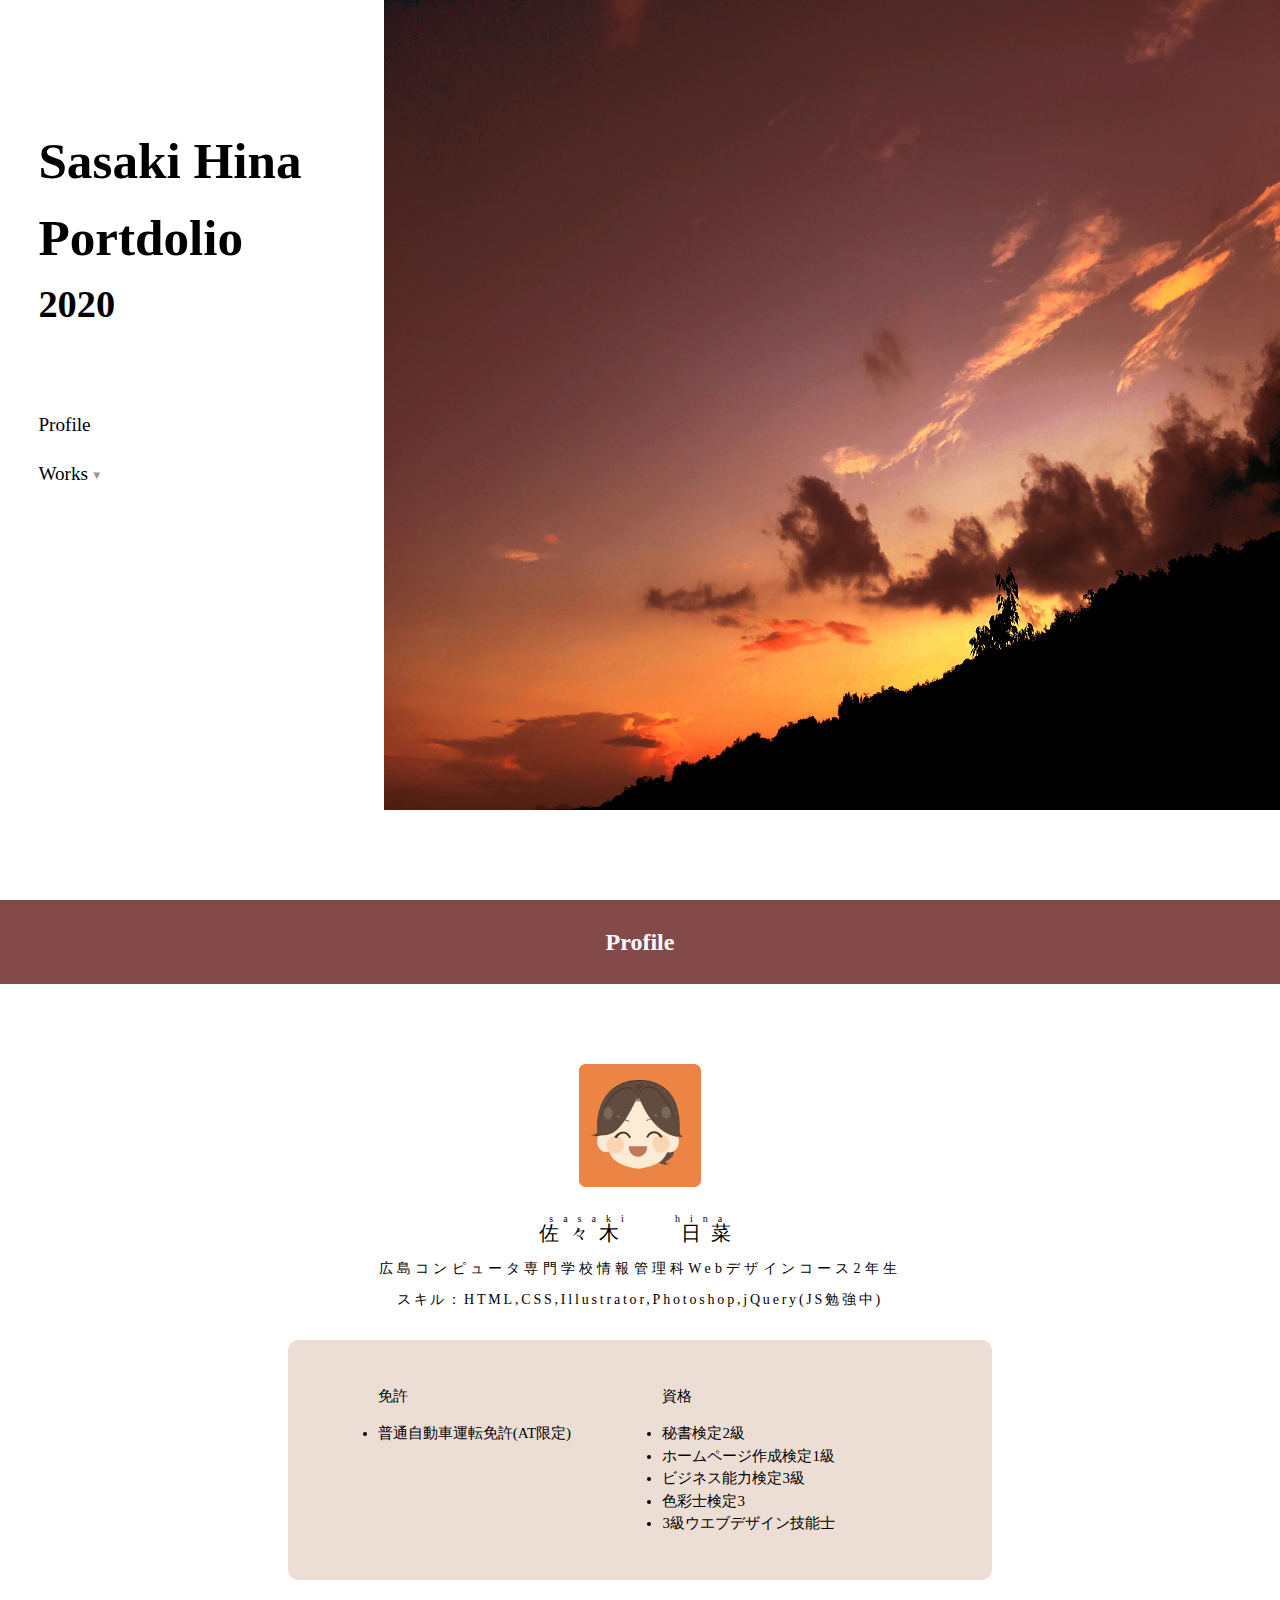
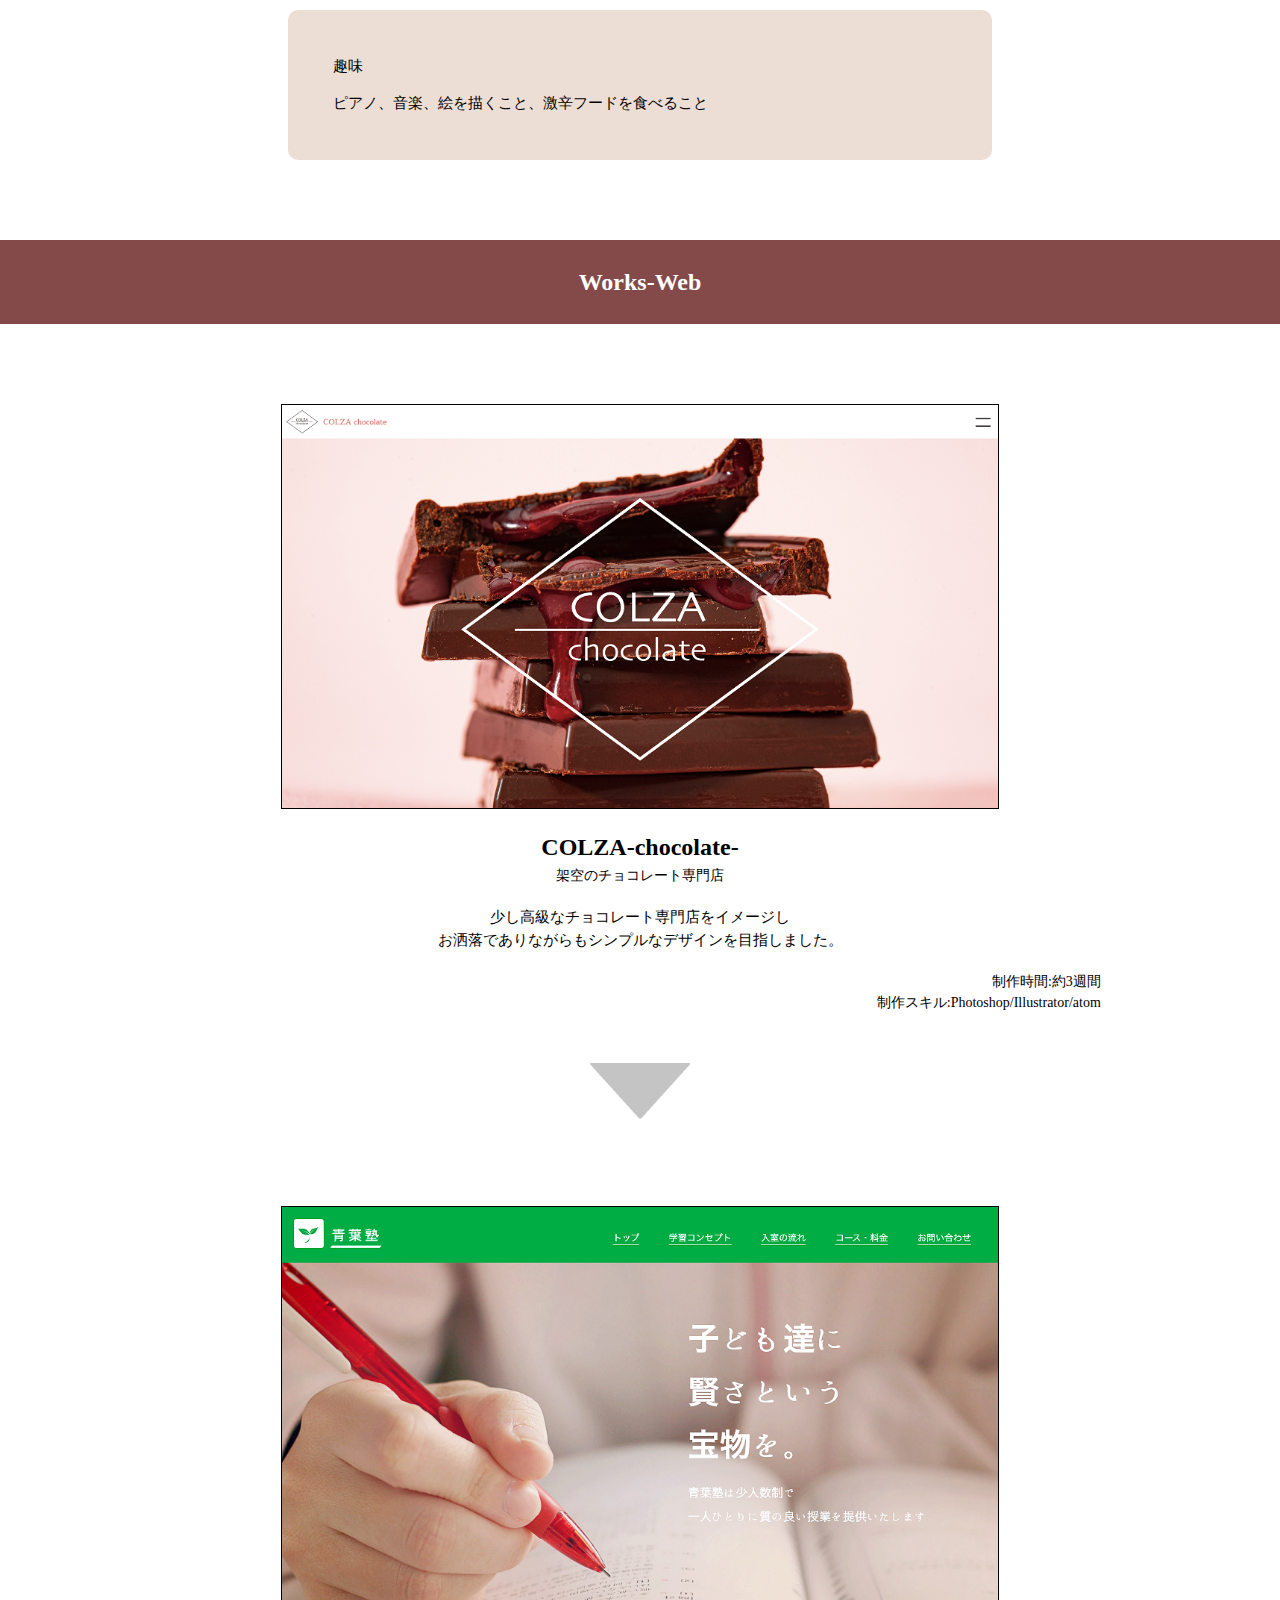
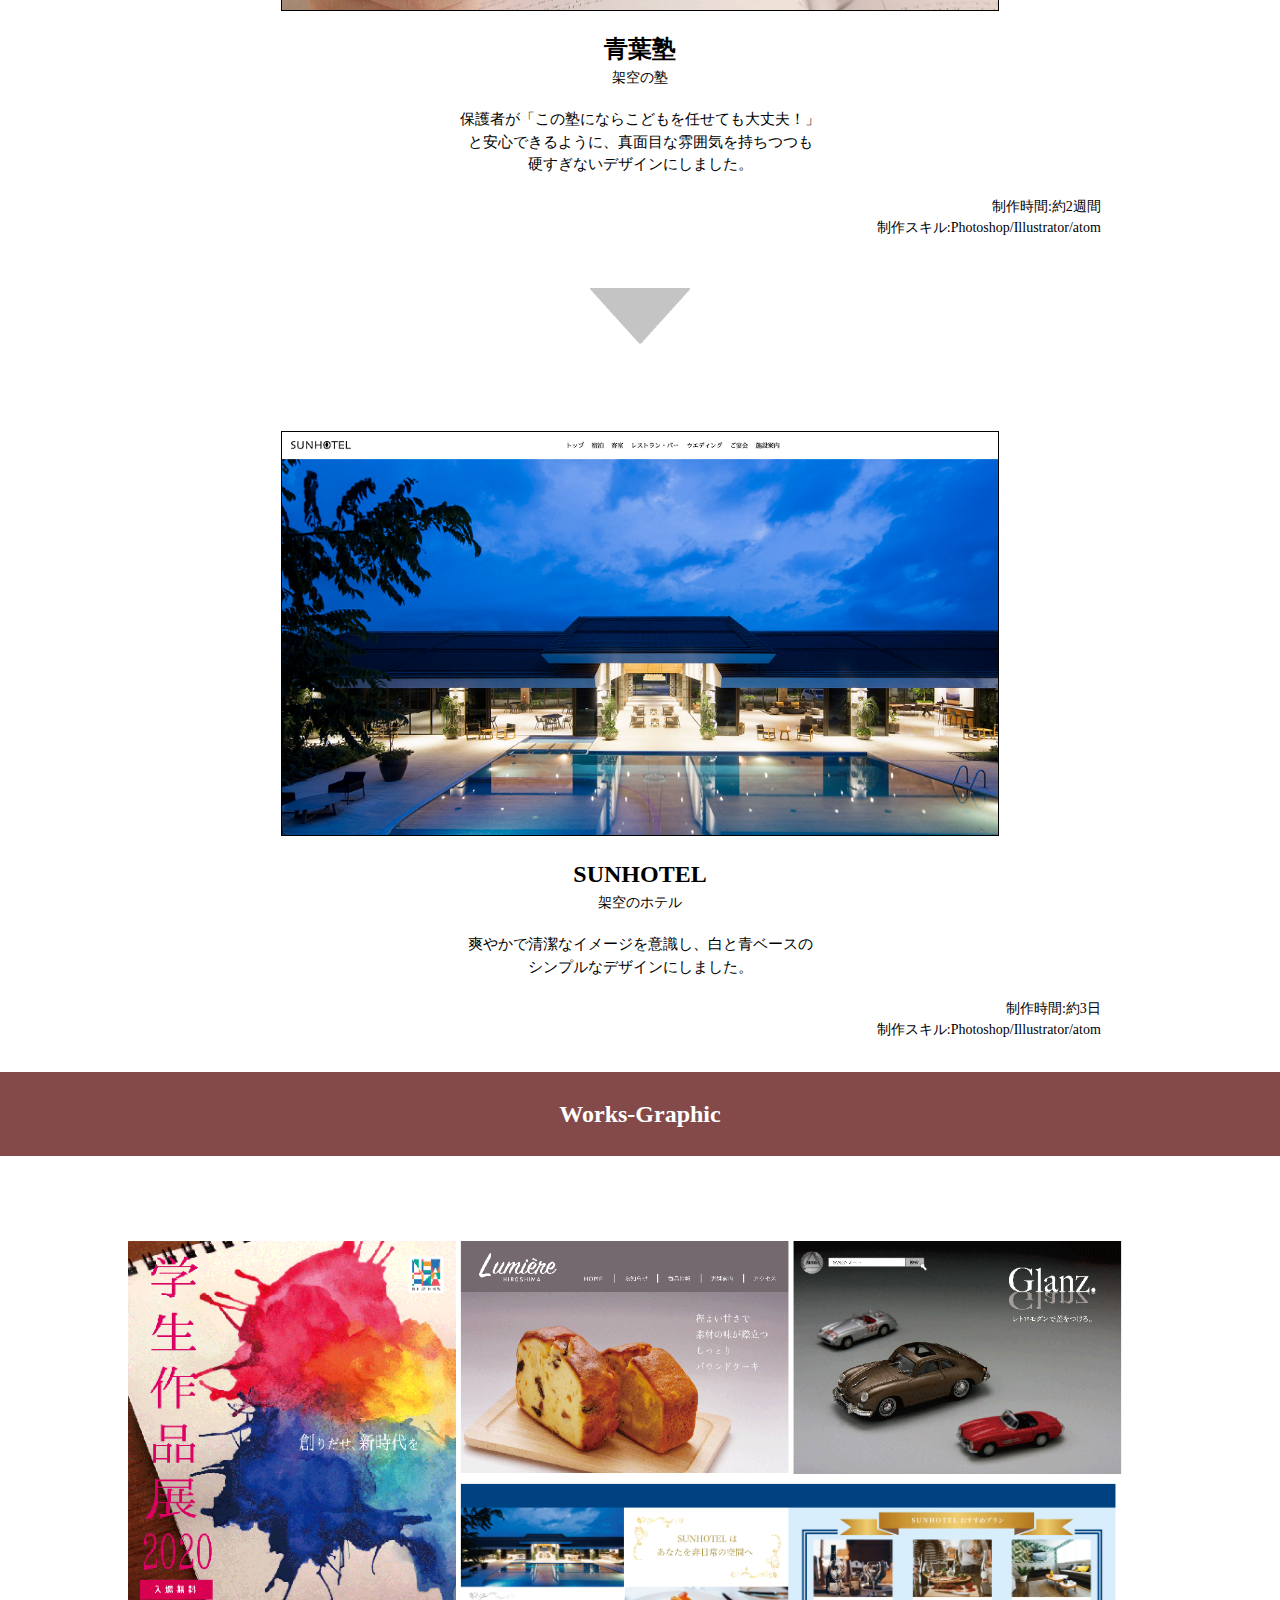
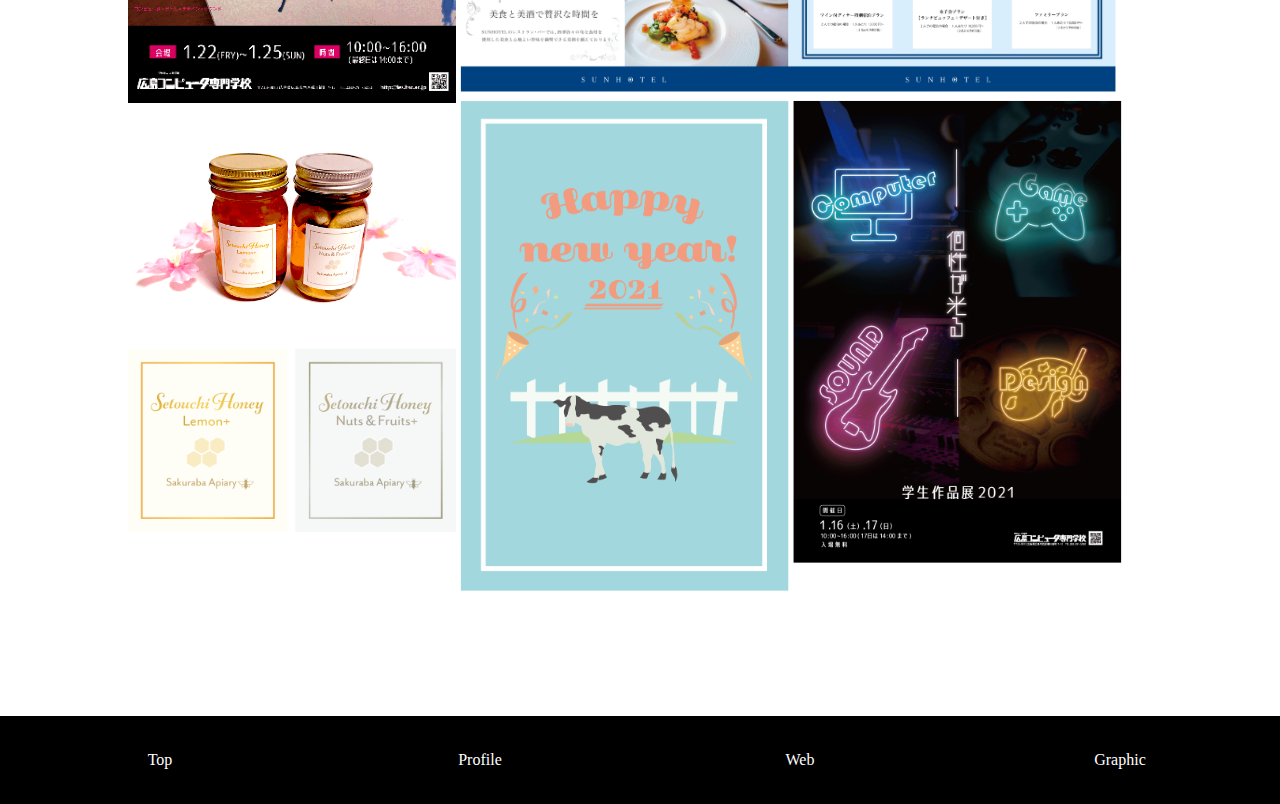
<file: index.html>
<!DOCTYPE html>
<html lang="ja">
<head>
<meta charset="utf-8">
<meta name="viewport" content="width=device-width,initial-scale=1.0,">
<title>佐々木 日菜 ポートフォリオ</title>
<link rel="stylesheet" href="style/colorbox.css">
<link rel="stylesheet" href="style/style.css">

</head>
<body>
  <div class="container" id="top">
    <div class="heading-container">
      <div class="heading">
      <div class="midashi-area">
        <div class="midashi1">
          <h1>Sasaki Hina</h1>
        </div>
        <div class="midashi2">
          <h1>Portdolio</h1>
        </div>
        <h2>2020</h2>
      </div>
        <ul class="list">
          <a href="#profile"><li>Profile</li></a>
          <div class="check1"><li><label for="works-check">Works<span class="sankaku">▼</span></label></div>
            <input id="works-check" type="checkbox">
              <ul class="works-list">
                <div class="check2"><a href="#web"><li>Web</li></a></div>
              <div class="check3"><a href="#graphic"><li>Graphic</li></a></div>
              </ul>
          </li>
        </ul>
      </div>
    </div>
    <div class="key-visual">
      <img src="img/key.jpg">
    </div>
    <section class="section1" id="profile">
      <div class="section-midashi">
        <h2>Profile</h2>
      </div>
        <div class="wrap">
          <div class="profile-top">
            <div class="kao">
              <img src="img/kao.png">
            </div>
            <div class="name">
              <ruby>
                <rb class="name1">佐々木</rb>
                <rp>（</rp><rt class="name1">sasaki</rt><rp>）</rp>
                <rb class="name2">日菜</rb>
                <rp>（</rp><rt class="name2">hina</rt><rp>）</rp>
              </ruby>
            </div>
            <div class="detail1">
              <p>広島コンピュータ専門学校情報管理科Webデザインコース2年生</p>
            </div>
            <div class="detail2">
              <p>広島コンピュータ専門学校情報管理科</p>
              <p>Webデザインコース2年生</p>
            </div>
            <div class="skil1">
              <p>スキル：HTML,CSS,Illustrator,Photoshop,jQuery(JS勉強中)</p>
            </div>
            <div class="skil2">
              <p>スキル：HTML,CSS,Illustrator,Photoshop</p>
              <p>jQuery(JS勉強中)</p>
            </div>
          </div>
          <div class="profile-midole">
            <div class="pr-box1">
              <div class="pr-midashi"><p >免許</p></div>
                <ul>
                  <li>普通自動車運転免許(AT限定)</li>
                </ul>
            </div>
            <div class="pr-box2">
              <p class="pr-midashi">資格</p>
                <ul>
                  <li>秘書検定2級</li>
                  <li>ホームページ作成検定1級</li>
                  <li>ビジネス能力検定3級</li>
                  <li>色彩士検定3</li>
                  <li>3級ウエブデザイン技能士</li>
                </ul>
            </div>
          </div>
          <div class="profile-bottom">
            <div class="pr-box3">
              <div class="pr-midashi"><p>趣味</p></div>
              <p>ピアノ、音楽、絵を描くこと、激辛フードを食べること</p>
            </div>
          </div>
        </div>
    </section>
    <section>
      <div class="section2">
      <div class="section-midashi" id="web">
        <h2>Works-Web</h2>
      </div>
      <div class="wrap-works">
        <div class="img-area">
          <a class="thumb" href="chocolate/index.html"><img src="img/choco.png"></a>
        </div>
        <div class="consept-area">
          <div class="cosept-area1">
            <h2>COLZA-chocolate-</h2>
            <p>架空のチョコレート専門店</p>
          </div>
          <div class="consept-area2">
            <p>少し高級なチョコレート専門店をイメージし<br class="pc">
            お洒落でありながらもシンプルなデザインを目指しました。</p>
          </div>
          <div class="consept-area3">
            <p>制作時間:約3週間</p>
            <p>制作スキル:Photoshop/Illustrator/atom</p>
          </div>
          <div class="next-container">
            <img src="img/next.png">
          </div>
        </div>
      </div>
      <div class="wrap-works">
        <div class="img-area">
          <a class="thumb" href="juku/index.html"><img src="img/aoba-1.png"></a>
        </div>
        <div class="consept-area">
          <div class="cosept-area1">
            <h2>青葉塾</h2>
            <p>架空の塾</p>
          </div>
          <div class="consept-area2">
            <p>保護者が「この塾にならこどもを任せても大丈夫！」<br class="pc">
            と安心できるように、真面目な雰囲気を持ちつつも<br class="pc">
            硬すぎないデザインにしました。</p>
          </div>
          <div class="consept-area3">
            <p>制作時間:約2週間</p>
            <p>制作スキル:Photoshop/Illustrator/atom</p>
          </div>
        </div>
        <div class="next-container">
          <img src="img/next.png">
        </div>
      </div>
      <div class="wrap-works">
      <div class="img-area">
        <a class="thumb" href="hotel/index.html"><img src="img/hotel.png"></a>
      </div>
      <div class="consept-area">
        <div class="cosept-area1">
          <h2>SUNHOTEL</h2>
          <p>架空のホテル</p>
        </div>
        <div class="consept-area2">
          <p>爽やかで清潔なイメージを意識し、白と青ベースの<br class="pc">
          シンプルなデザインにしました。</p>
        </div>
        <div class="consept-area3">
          <p>制作時間:約3日</p>
          <p>制作スキル:Photoshop/Illustrator/atom</p>
        </div>
      </div>
    </div>
    </div>
  </div>
    </section>

<!-- ギャラリーページ -->
<secton>
  <div class="section3" id="graphic">
<div class="section-midashi">
  <h2>Works-Graphic</h2>
</div>
<ul class="gallery" id="gallery"></ul>
</div>
</section>
  <footer>
    <div class="footer-container">
      <div class="footer-nav">
      <ul>
      <a href="#top"><li>Top</li></a><a href="#profile"><li> Profile</li></a><a href="#web"><li>Web</li></a><a href="#graphic"><li>Graphic</li></a>
      </ul>
    </div>
  </div>
  </footer>
       <img id="back-top" src="img/top.png">
  <script src="js/jquery.js"></script>
  <script src="js/imagesloaded.pkgd.min.js"></script>
  <script src="js/masonry.pkgd.min.js"></script>
  <script src="js/jquery.colorbox-min.js"></script>
  <script src="js/common.js"></script>
</body>
</html>
</file>
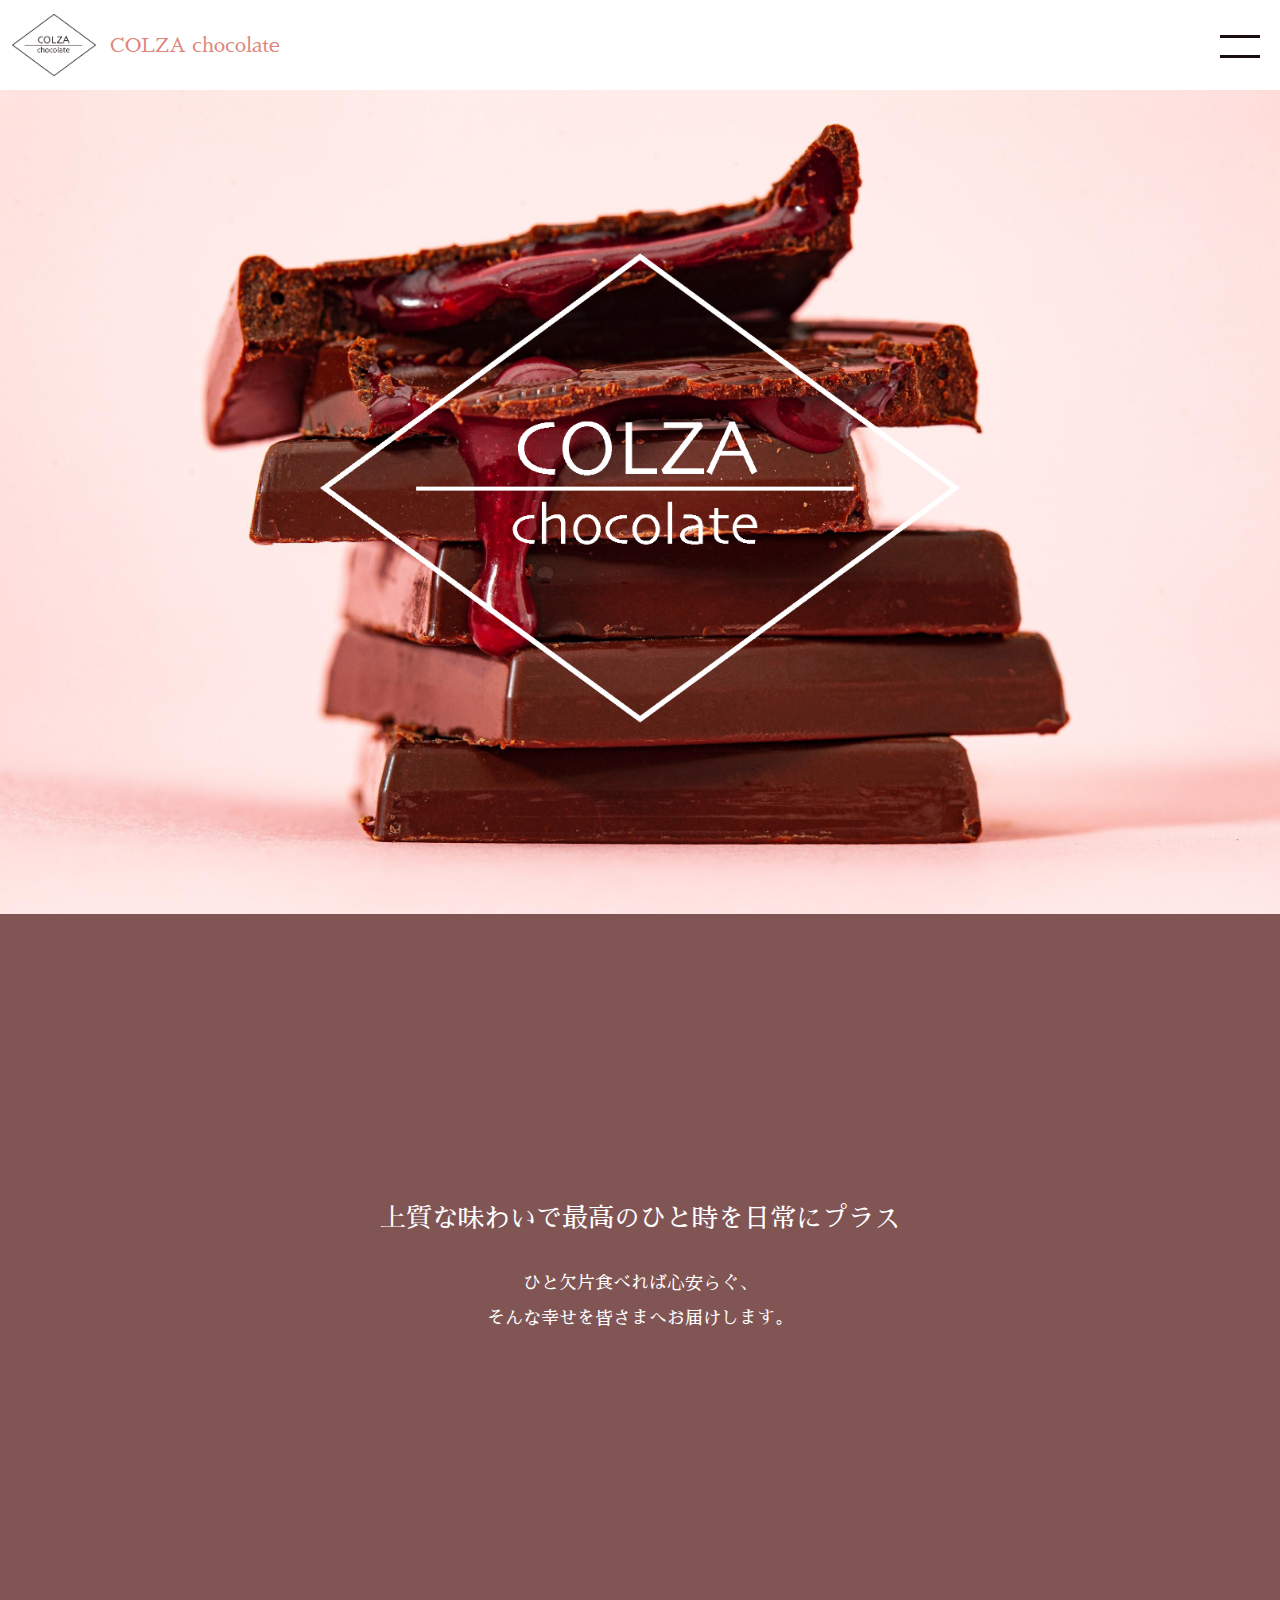
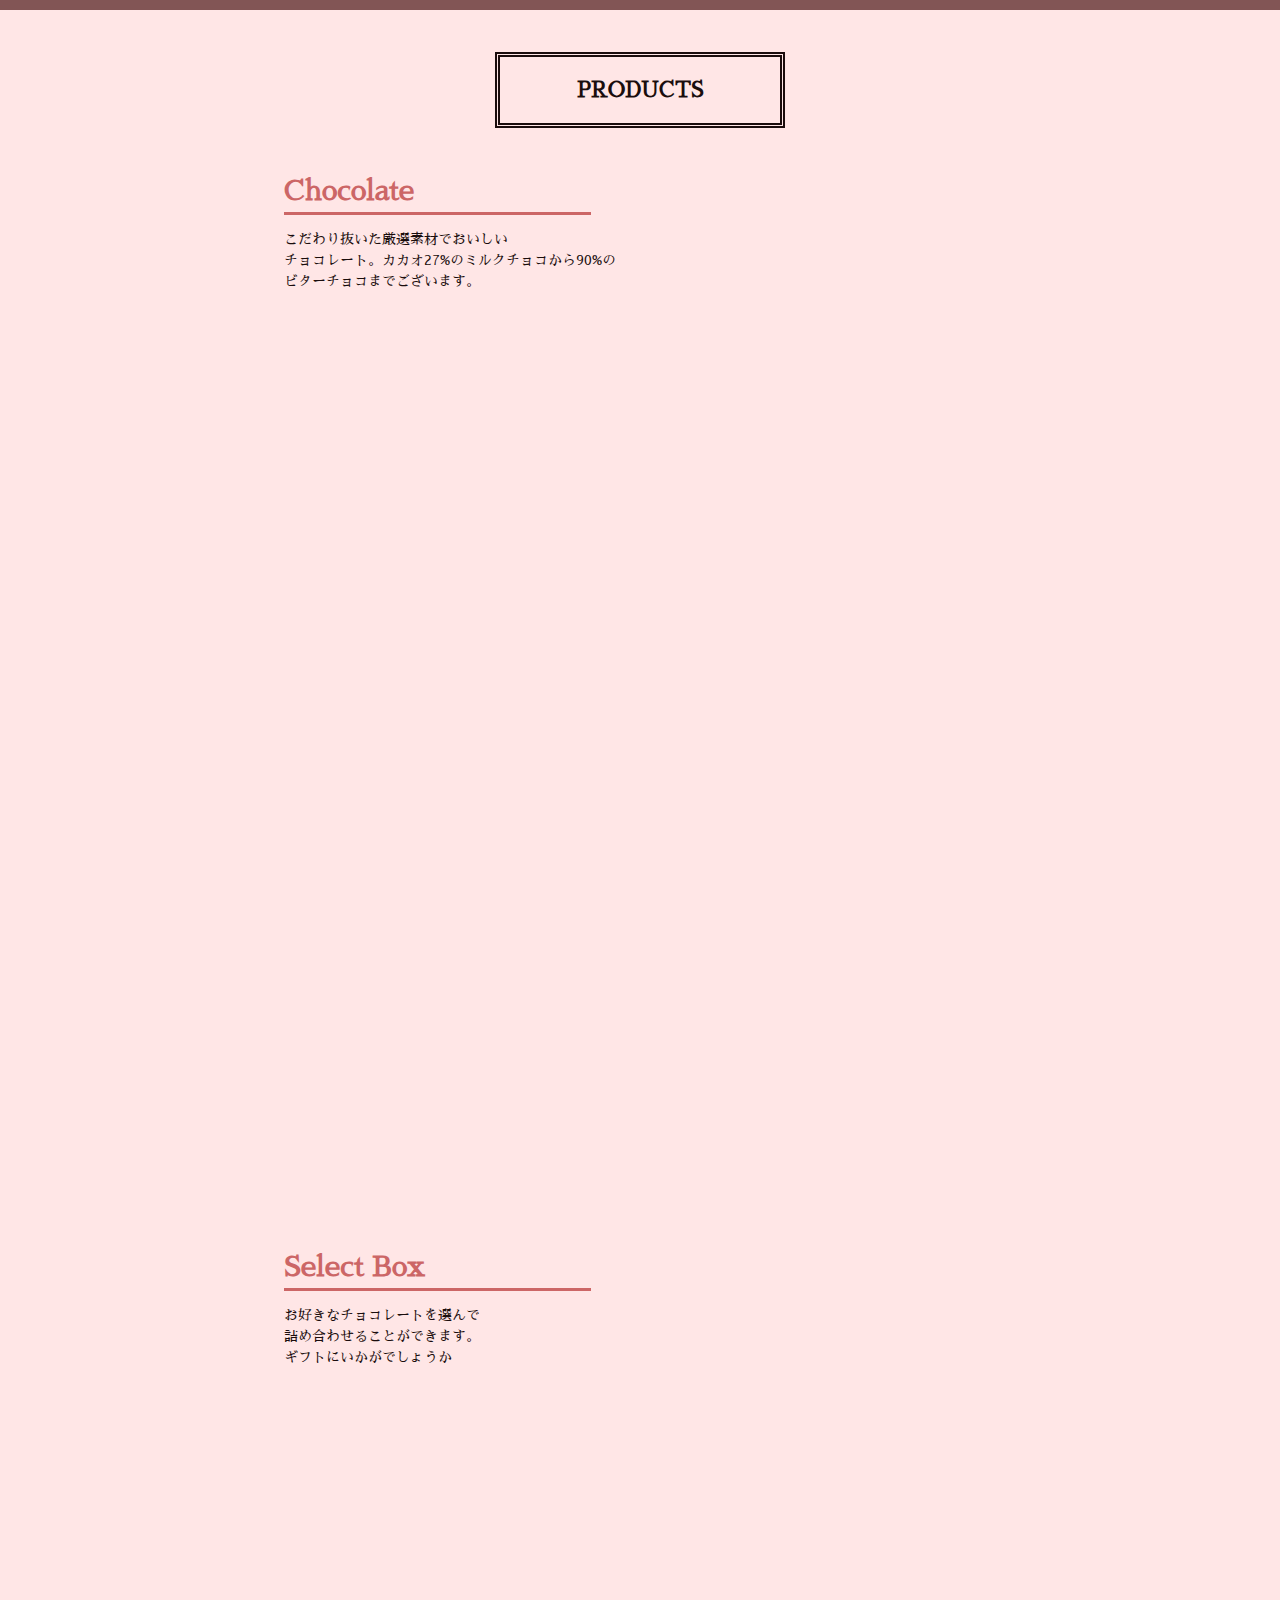
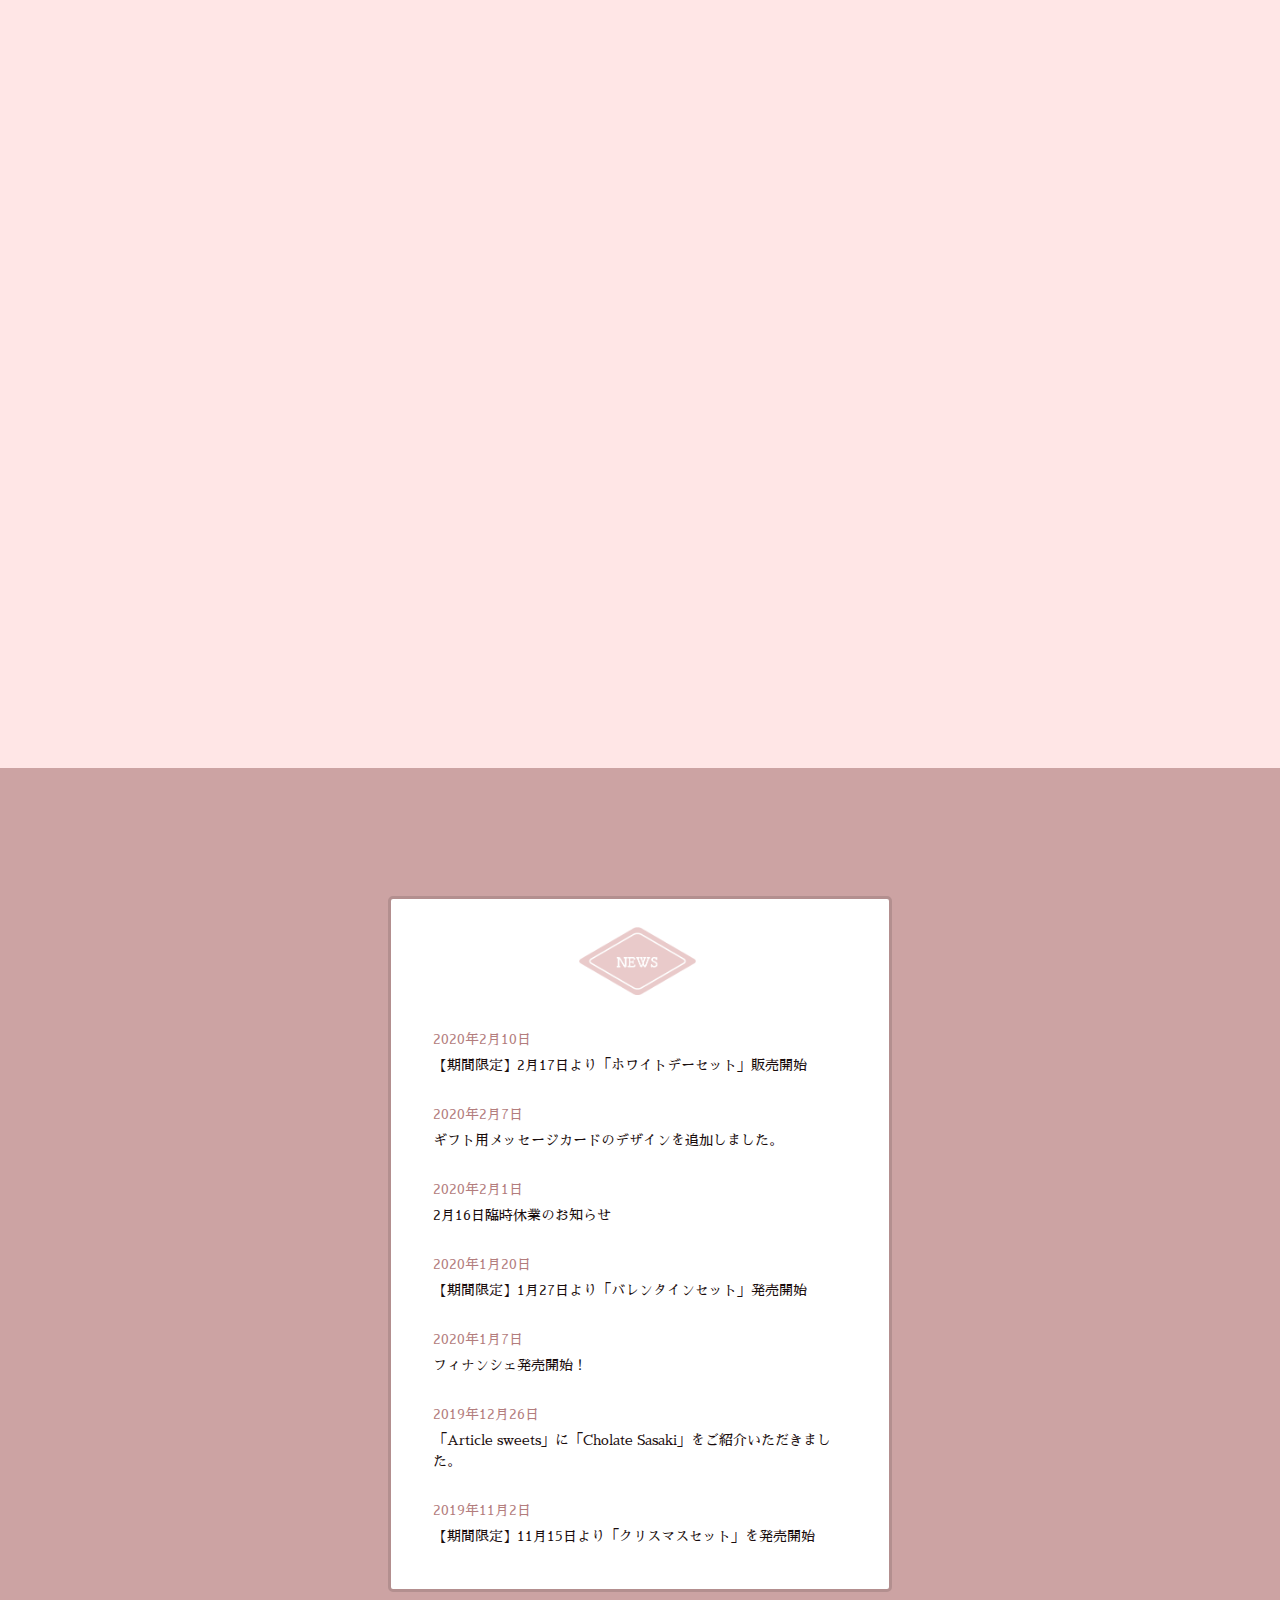
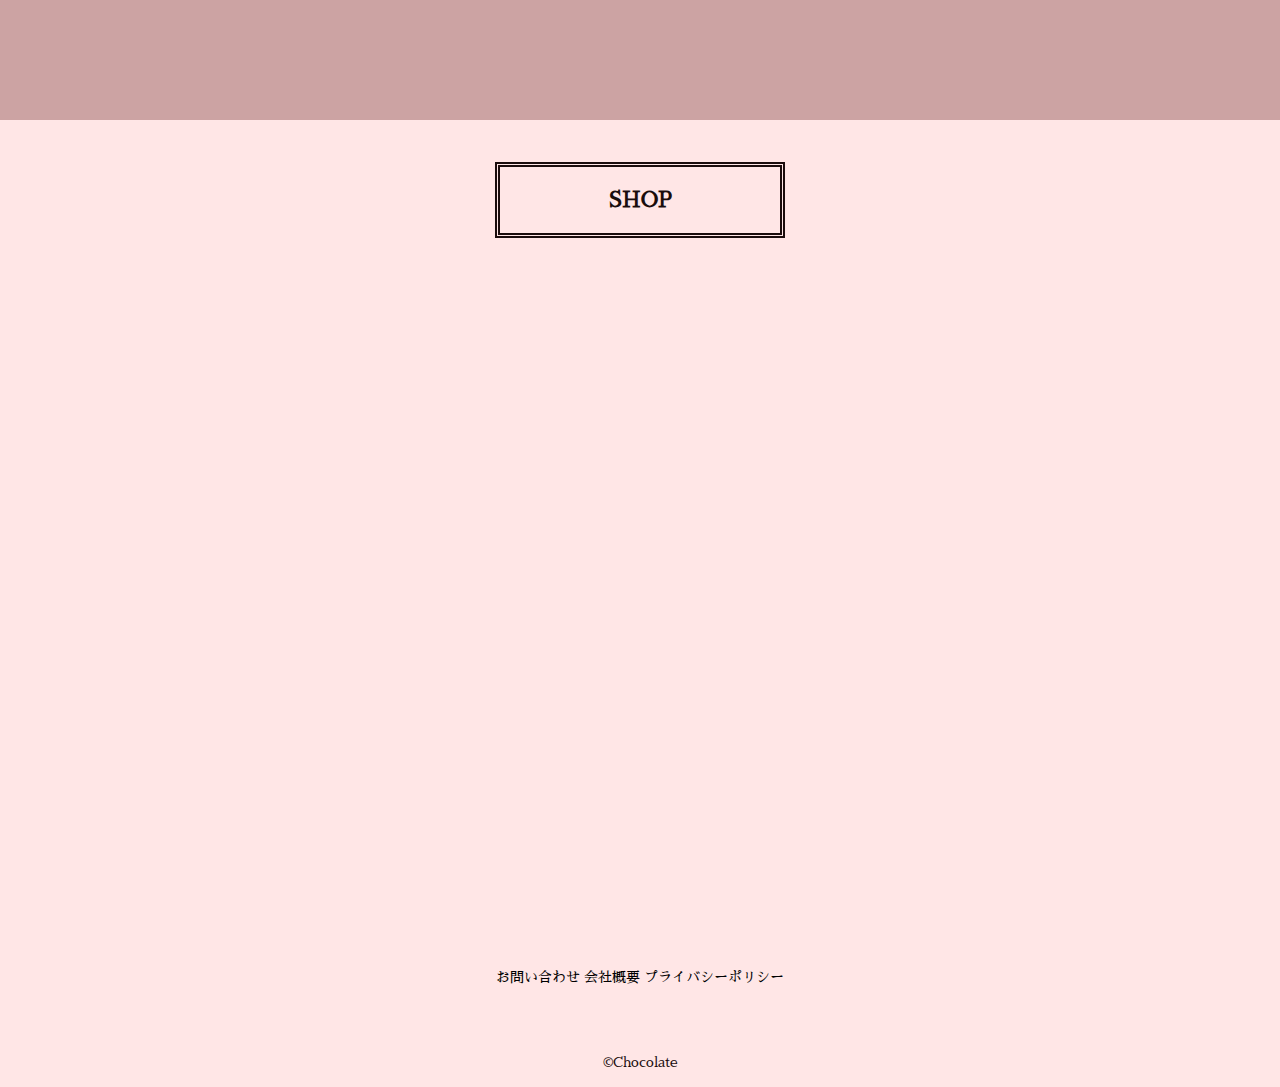
<file: chocolate/index.html>
<!DOCTYPE html>
<html lang="ja">
<head>
<meta charset="UTF-8">
<meta name="viewport" content="width=device-width,initial-scale=1.0">
<title>Colza Chocolate</title>
<link REL="stylesheet" href="style/style.css">
<link href="https://fonts.googleapis.com/css?family=Sawarabi+Mincho" rel="stylesheet">
</head>
<body>
<header id="js-nav-box">
  <div class="container">
    <div class="header-inner">
      <div class="logo-spece">
      <ul>
        <li>
      <a href="#">
      <img src="img/logo2.png">
      <span class="logo2">COLZA chocolate</span></a>
      </li>
      </ul>
    </div>
      <a id="js-nav-button" class="humburger">
        <span class="bar-top"></span>
        <span class="bar-bottom"></span>
      </a>
    </div>
  </div>
  <nav>
    <ul>
    <li><a href="#top">TOP</a></li>
    <li><a href="#consept">CONCEPT</a></li>
    <li><a href="#product"> PRODUCT</a></li>
    <li><a href="#news"> NEWS</a></li>
    <li><a href="#shopnav">SHOP</a></li>
  </ul>
  </nav>
</header>
<main>
  <div class="container">
    <div id="top" class="main-container">
      <div class="key-visual-container">
      <img src="img/key-visual.jpg">
      <img class="key-logo" src="img/logo2-white.png">
    </div>
    </div>
  </div>
  <div id="consept" class="concept-area" data-parallax="scroll" data-image-src="img/pic1.jpg">
    <div class="overlay">
    <h2>上質な味わいで最高のひと時を<br class="sp-only">日常にプラス</h2>
    <p>ひと欠片食べれば心安らぐ、<br>
    そんな幸せを皆さまへお届けします。</p>
  </div>
  </div>
  <section id="product" class="top-products">
    <div class="section-title">
      <h2>
        <span class="main">PRODUCTS</span>
      </h2>
    </div>
      <div class="product">
        <div class="product-box">
          <h2>Chocolate</h2>
          <p>こだわり抜いた厳選素材でおいしい<br>
          チョコレート。カカオ27%のミルクチョコから90%の<br>ビターチョコまでございます。</p>
        </div>
        <img class="item-image1 slide-left js-animate" src="img/pic7.jpg">
        <img class="item-image2 feedin js-animate" data-delay="0.5" src="img/pic8.jpg">
      </div>
      <div class="product">
      <div class="product-box2">
          <h2>Select Box</h2>
          <p>お好きなチョコレートを選んで<br>
          詰め合わせることができます。<br>
          ギフトにいかがでしょうか</p>
        </div>
      <img class="item-image3 slide-right js-animate" src="img/pic10.jpg">
      <img class="item-image4 feedin js-animate" data-delay="0.5" src="img/pic4.jpg">
   </div>
 <section id="news">
   <div class="inner">
     <div class="news-container">
     <img class="news-image" src="img/news-image.png">
     <ul>
       <li>
        <div class="news-box">
           <div class="post">
           <span>2020年2月10日</span>
         </div>
         <div class="news-main">
           <a href="#">【期間限定】2月17日より「ホワイトデーセット」販売開始</a>
         </div>
         </div>
       </li>
       <li>
        <div class="news-box">
           <div class="post">
           <span>2020年2月7日</span>
         </div>
         <div class="news-main">
           <a href="#">ギフト用メッセージカードのデザインを追加しました。</a>
         </div>
         </div>
       </li>
       <li>
        <div class="news-box">
           <div class="post">
           <span>2020年2月1日</span>
         </div>
         <div class="news-main">
           <a href="#">2月16日臨時休業のお知らせ</a>
         </div>
         </div>
       </li>
       <li>
        <div class="news-box">
           <div class="post">
           <span>2020年1月20日</span>
         </div>
         <div class="news-main">
           <a href="#">【期間限定】1月27日より「バレンタインセット」発売開始</a>
         </div>
         </div>
       </li>
       <li>
        <div class="news-box">
           <div class="post">
           <span>2020年1月7日</span>
         </div>
         <div class="news-main">
           <a href="#">フィナンシェ発売開始！</a>
         </div>
         </div>
       </li>
       <li>
        <div class="news-box">
           <div class="post">
           <span>2019年12月26日</span>
         </div>
         <div class="news-main">
           <a href="#">「Article sweets」に「Cholate Sasaki」をご紹介いただきました。</a>
         </div>
         </div>
       </li>
       <li>
        <div class="news-box">
           <div class="post">
           <span>2019年11月2日</span>
         </div>
         <div class="news-main">
           <a href="#">【期間限定】11月15日より「クリスマスセット」を発売開始</a>
         </div>
         </div>
       </li>
     </ul>
   </div>
   </div>
 </section>
  <section id="shopnav" class="shop">
    <div class="section-title">
      <h2>
        <span class="main">SHOP</span>
      </h2>
    </div>
    <div class="shopinfo feedin js-animate">
      <img class="shop-image" src="img/pic5.jpg" alt="店の外装">
      <div class="box">
        <h3>COLZA chocolate ~横川店~</h3>
        <address>
          広島県広島市西区横川新町7-12
          <br>
          TEL：
          ###-###-####
          <p>営業時間：10:00~21:00</p>
          <p>定休日：火曜・木曜</p>
        </address>
      </div>
    </div>
  </section>
</main>
<div class="footer-container">
  <div class="footer-nav">
    <ul>
      <li><a href="#">お問い合わせ</a></li>
      <li><a href="#">会社概要</a></li>
      <li><a href="#">プライバシーポリシー</a></li>
    </ul>
  </div>
  <p class="footer-copyright">
    &copy;Chocolate
  </p>
  <img id="page-top" src="img/top-button.png">
</div>
<script src="js/jquery.js"></script>
<script src="js/common.js"></script>
<script src="js/parallax.min.js"></script>
</body>
</html>
</file>
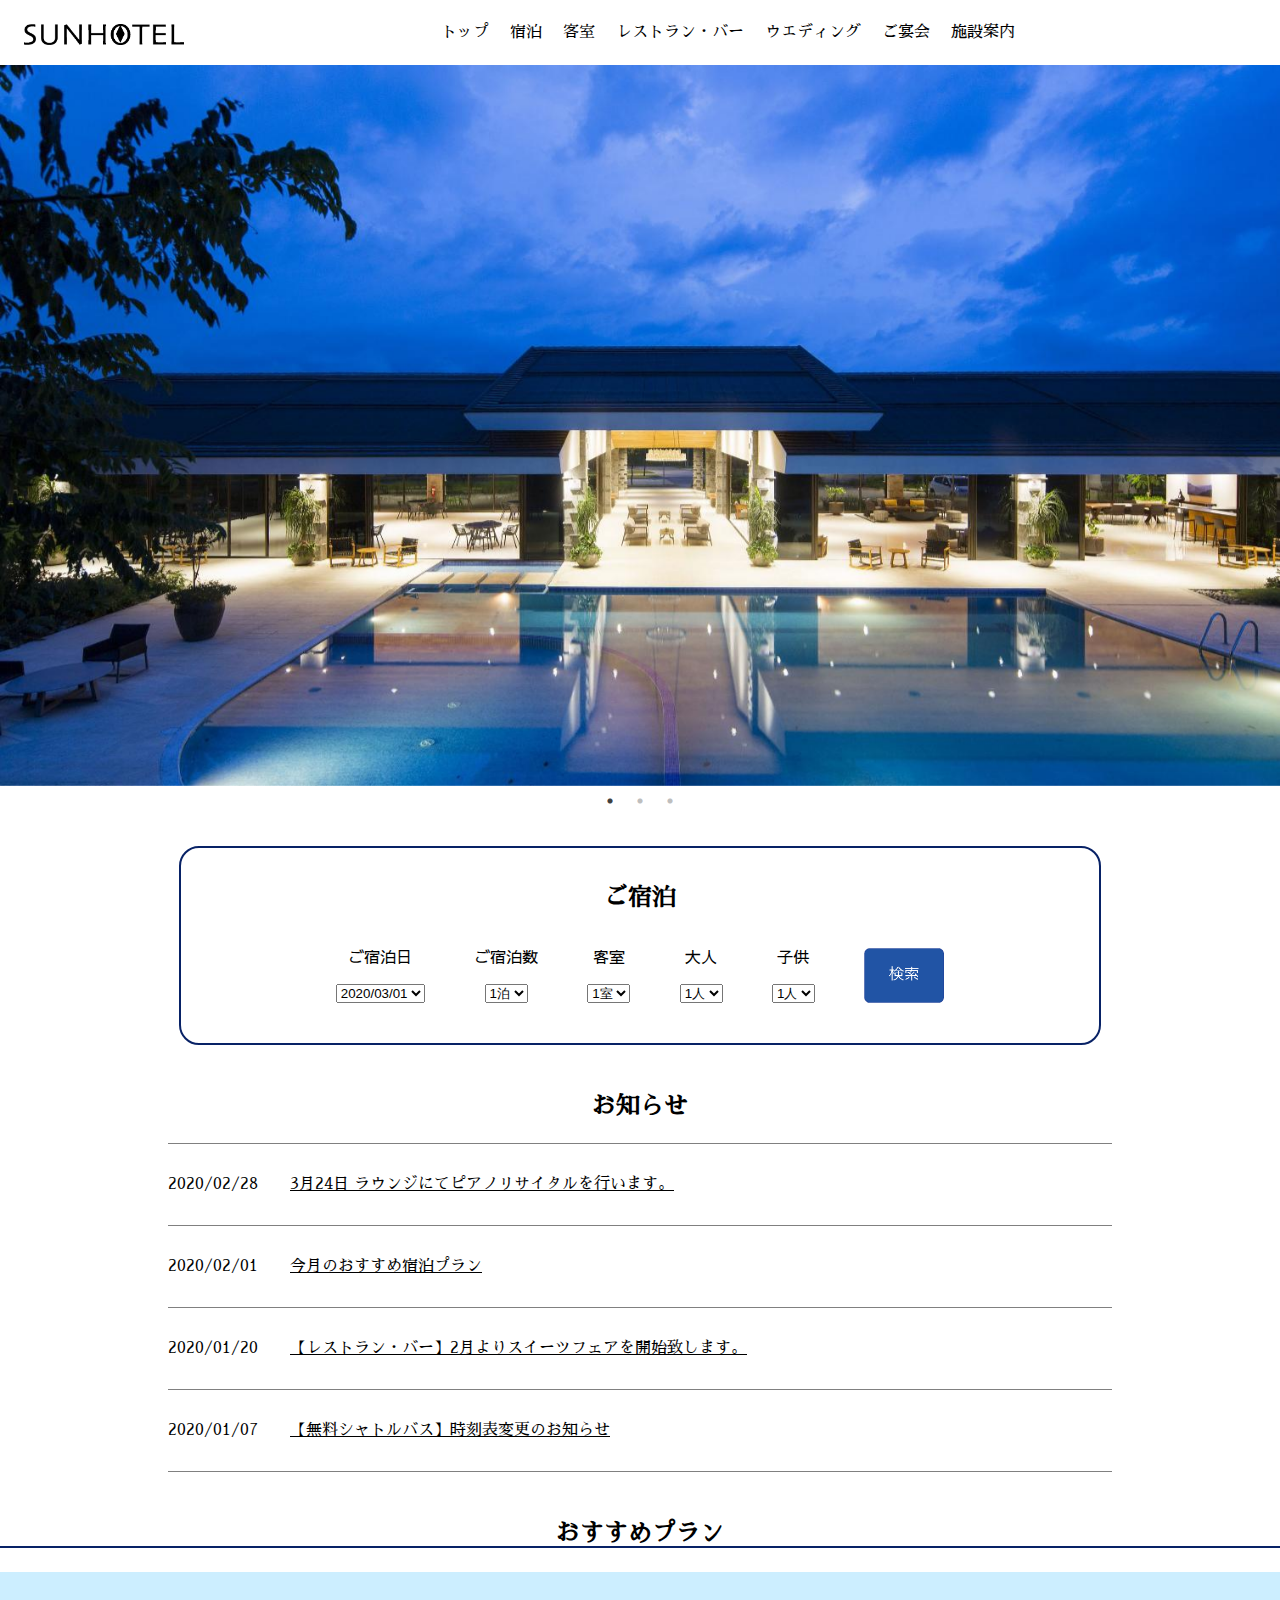
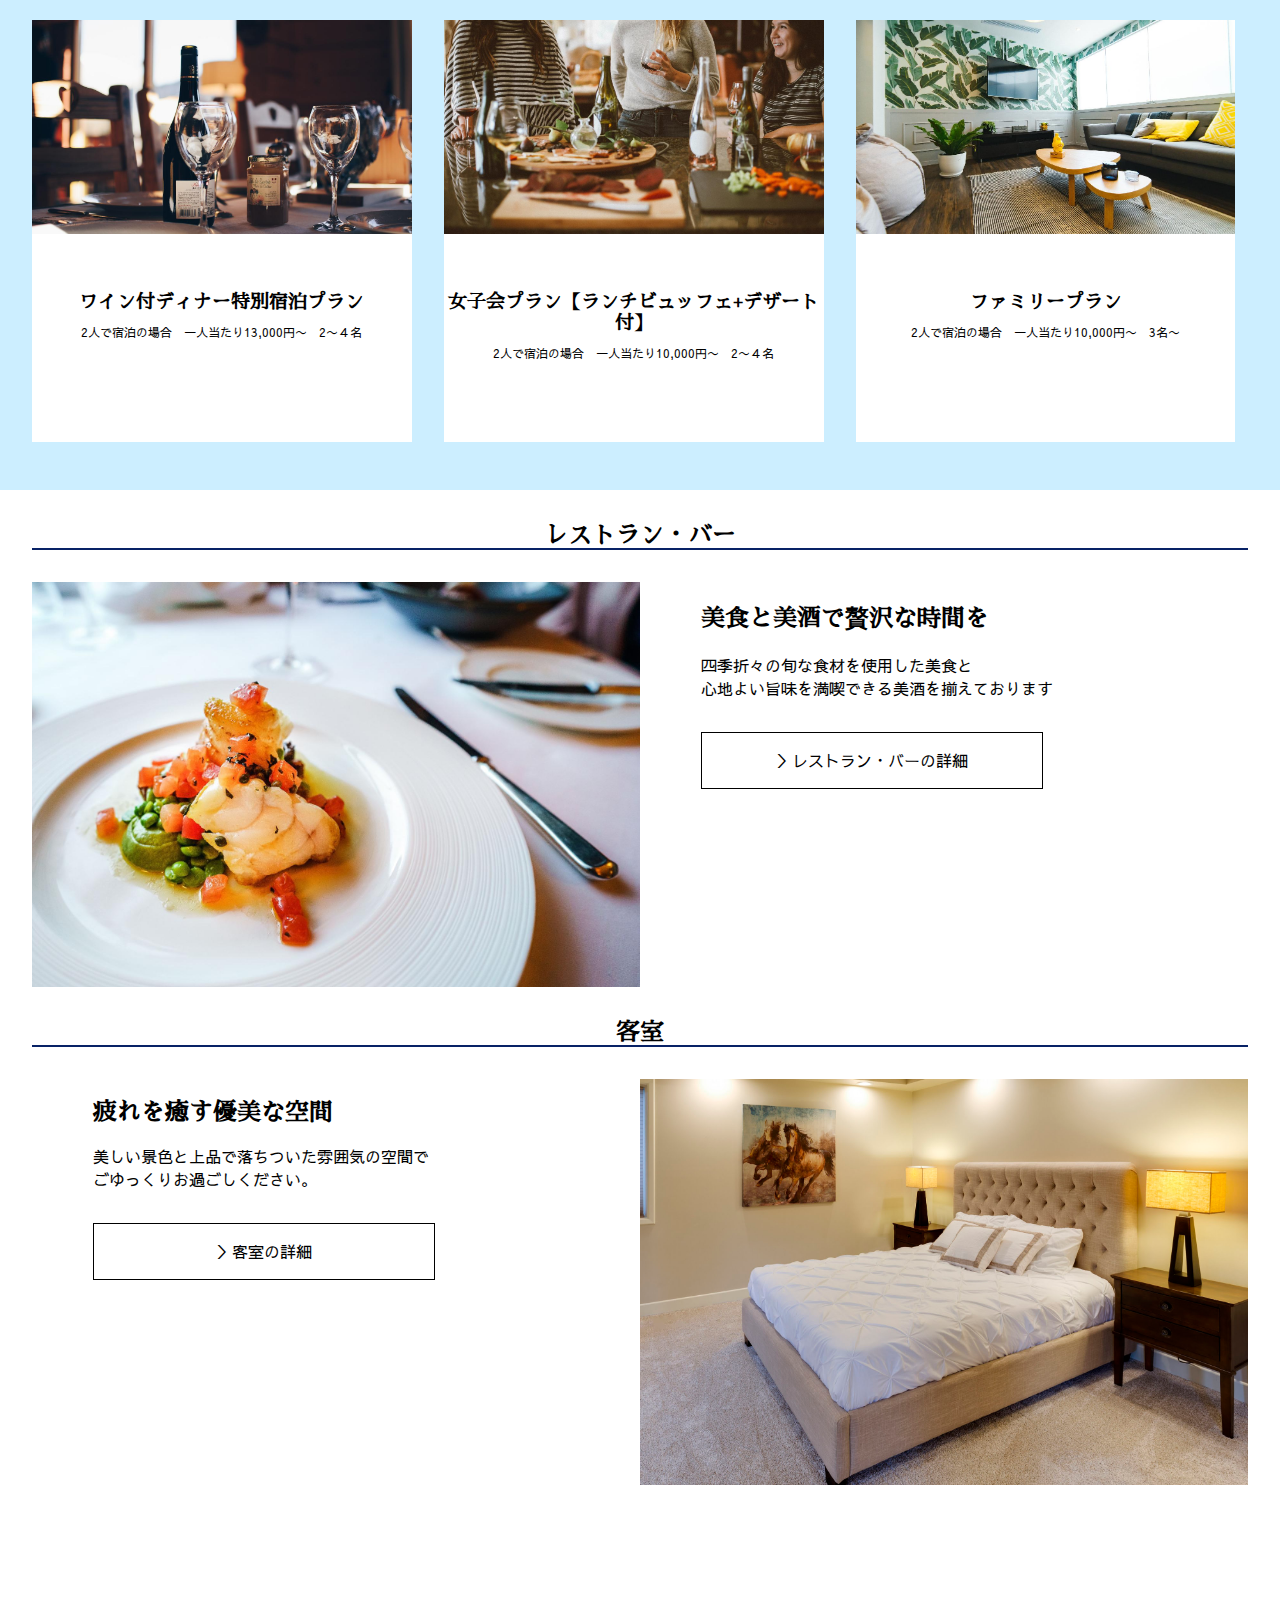
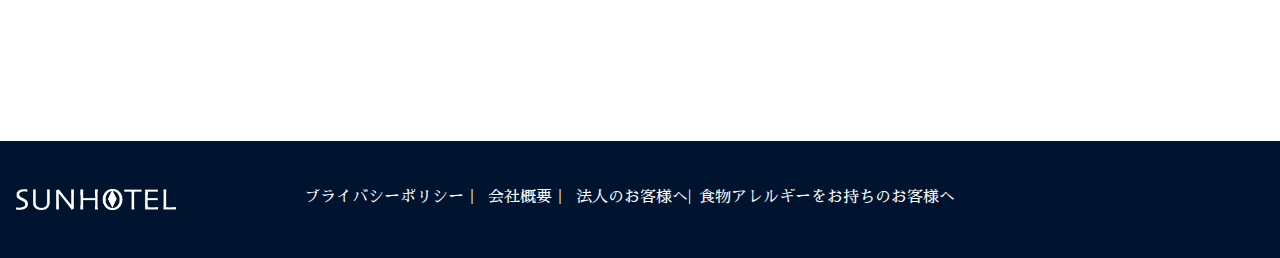
<file: hotel/index.html>
<!DOCTYPE html>
<html lang="ja">
<head>
<meta charset="UTF-8">
<meta name="viewport" content="width=device-width,initial-scale=1.0">
<title>SUNHOTEL</title>
<link REL="stylesheet" href="style/style.css">
<link href="https://fonts.googleapis.com/css?family=Sawarabi+Mincho" rel="stylesheet">
<link href="https://fonts.googleapis.com/css?family=Sawarabi+Gothic" rel="stylesheet">
<link href="js/slick.css" rel="stylesheet" type="text/css">
<link href="js/slick-theme.css" rel="stylesheet" type="text/css">


</head>
<body>
<header>
  <div class="container">
    <div class="header-inner">
      <div class="globalnav">
        <nav>
          <ul>
            <li><a hrel="index.html">
              <img class="logo" src="img/logo.png" alt="SUNHOTEL">
            </a></li>
            <li><a href="#">トップ</a></li>
            <li><a href="#">宿泊</a></li>
            <li><a href="#">客室</a></li>
            <li><a href="#">レストラン・バー</a></li>
            <li><a href="#">ウエディング</a></li>
            <li><a href="#">ご宴会</a></li>
            <li><a href="#">施設案内</a></li>
            <!-- <div class="contact">
              <ul>
                <li>よくあるご質問</li>
                <li>TEL：0823-##=####</li>
                <li>アクセス</li>
              </ul>
            </div> -->
          <!-- </ul> -->
        </nav>
      </div>
    </div>
  </div>
</header>
<main>
  <ul class="slider key-visual">
    <li><img src="img/photo3.jpg" alt="SUNHOTELの写真"></li>
    <li><img src="img/photo1.jpeg" alt="SUNHOTELのテラス"></li>
    <li><img src="img/lobby.jpg" alt="SUNHOTELのロビー"></li>
  </ul>
    <!-- <div class="key-visual">
      <img src="img/photo3.jpg" alt="SUNHOTELの写真">
    </div> -->
    <div class="contents">
      <section id="reservation" class="clearfix">
        <h2>ご宿泊</h2>
        <div id="reservation-bottom">
        <div class="yoyaku-box">
          <p>ご宿泊日</p>
          <select name="day">
            <option value="day">2020/03/01</option>
            <option value="day">2020/03/02</option>
            <option value="day">2020/03/03</option>
            <option value="day">2020/03/04</option>
            <option value="day">2020/03/05</option>
            <option value="day">2020/03/06</option>
            <option value="day">2020/03/07</option>
            <option value="day">2020/03/08</option>
            <option value="day">2020/03/09</option>
            <option value="day">2020/03/10</option>
          </select>
        </div>
        <div class="yoyaku-box">
          <p>ご宿泊数</p>
          <select name="period">
            <option value="period">1泊</option>
            <option value="period">2泊</option>
            <option value="period">3泊</option>
            <option value="period">4泊</option>
            <option value="period">5泊</option>
            <option value="period">6泊</option>
          </select>
        </div>
        <div class="yoyaku-box">
          <p>客室</p>
          <select name="room">
            <option value="period">1室</option>
            <option value="period">2室</option>
            <option value="period">3室</option>
            <option value="period">4室</option>
            <option value="period">5室</option>
          </select>
        </div>
        <div class="yoyaku-box">
          <p>大人</p>
          <select name="people">
            <option value="period">1人</option>
            <option value="period">2人</option>
            <option value="period">3人</option>
            <option value="period">4人</option>
            <option value="period">5人</option>
          </select>
        </div>
        <div class="yoyaku-box">
          <p>子供</p>
          <select name="people">
            <option value="period">1人</option>
            <option value="period">2人</option>
            <option value="period">3人</option>
            <option value="period">4人</option>
            <option value="period">5人</option>
          </select>
        </div>
        <a class="yoyaku-button" href="#"><img src="img/button-image.png"></a>
        </div>
    </div>
    </section>
    <section class="news">
      <div class="news-container">
      <h2>お知らせ</h2>
        <div class="news-area">
          <ul>
            <li><time>2020/02/28</time><a href="#">3月24日 ラウンジにてピアノリサイタルを行います。</a></li>
            <li><time>2020/02/01</time><a href="#">今月のおすすめ宿泊プラン</a></li>
            <li><time>2020/01/20</time><a href="#">【レストラン・バー】2月よりスイーツフェアを開始致します。</a></li>
            <li><time>2020/01/07</time><a href="#">【無料シャトルバス】時刻表変更のお知らせ</a></li>
          </ul>
          </div>
      </div>
    </section>
    <div class="section-title">
      <h2>おすすめプラン</h2>
    </div>
      <div class="plan">
        <div class="plan-box">

          <p>
            <a href="#"><img src="img/wain.jpg" alt="ワイン">
          </p>
          <div class="plan-inner">
          <div class="plan-text">
            <h3>ワイン付ディナー特別宿泊プラン</h3>
            <p>2人で宿泊の場合　一人当たり13,000円〜　2〜４名</p></a>
          </div>
        </div>
      </div>
        <div class="plan-box">
          <p>
            <a href="#"><img src="img/girls.jpg" alt="女子会">
          </p>
          <div class="plan-inner">
          <div class="plan-text">
            <h3>女子会プラン【ランチビュッフェ+デザート付】</h3>
            <p>2人で宿泊の場合　一人当たり10,000円〜　2〜４名</p></a>
          </div>
        </div>
        </div>
        <div class="plan-box">
          <p>
            <a href="#"><img src="img/family-room.jpg" alt="ファミリールーム">
          </p>
          <div class="plan-inner">
          <div class="plan-text">
            <h3>ファミリープラン</h3>
            <p>2人で宿泊の場合　一人当たり10,000円〜　3名〜</p></a>
          </div>
        </div>
      </div>
      </div>
      <section class="syokai">
        <div class="syokai-inner">
          <div class="section-title">
            <h2>レストラン・バー</h2>
          </div>
          <div class="syokai-box">
            <img class="syokai-pic1" src="img/dinner.jpeg">
            <div class="syokai-text">
            <h2>美食と美酒で贅沢な時間を</h2>
            <p>四季折々の旬な食材を使用した美食と<br>
              心地よい旨味を満喫できる美酒を揃えております
            </p>
            <a href="#"><p class="button1">＞レストラン・バーの詳細</p></a>
          </div>
          </div>
          <div class="section-title">
            <h2>客室</h2>
          </div>
          <div class="syokai-box">
            <img class="syokai-pic2" src="img/kyakushitu2.jpeg">
            <div class="syokai-text2">
            <h2>疲れを癒す優美な空間</h2>
            <p>美しい景色と上品で落ちついた雰囲気の空間で<br>
              ごゆっくりお過ごしください。
            </p>
            <a href="#"><p class="button1">＞客室の詳細</p></a>
          </div>
          </div>

        </div>
      </section>
</main>
<footer>
  <div class="footer-container">
    <div class="footer-inner">
      <ul>
        <li><img class="logo" src="img/logo white.png" alt="SUNHOTEL"></li>
        <li><a href="#">プライバシーポリシー｜</a></li>
        <li><a href="#">会社概要｜</a></li>
        <li><a href="#">法人のお客様へ|</a></li>
        <li><a href="#">食物アレルギーをお持ちのお客様へ</a></li>
      </ul>
    </div>
  </div>
</footer>
<script src="js/jquery.js"></script>
<script type="text/javascript" src="js/slick.min.js"></script>
<script src="js/common.js" ></script>
</body>
</html>
</file>
<file: style/colorbox.css>
/*
    Colorbox Core Style:
    The following CSS is consistent between example themes and should not be altered.
*/
#colorbox, #cboxOverlay, #cboxWrapper{position:absolute; top:0; left:0; z-index:9999; overflow:hidden; -webkit-transform: translate3d(0,0,0);}
#cboxWrapper {max-width:none;}
#cboxOverlay{position:fixed; width:100%; height:100%;}
#cboxMiddleLeft, #cboxBottomLeft{clear:left;}
#cboxContent{position:relative;}
#cboxLoadedContent{overflow:auto; -webkit-overflow-scrolling: touch;}
#cboxTitle{margin:0;}
#cboxLoadingOverlay, #cboxLoadingGraphic{position:absolute; top:0; left:0; width:100%; height:100%;}
#cboxPrevious, #cboxNext, #cboxClose, #cboxSlideshow{cursor:pointer;}
.cboxPhoto{float:left; margin:auto; border:0; display:block; max-width:none; -ms-interpolation-mode:bicubic;}
.cboxIframe{width:100%; height:100%; display:block; border:0; padding:0; margin:0;}
#colorbox, #cboxContent, #cboxLoadedContent{box-sizing:content-box; -moz-box-sizing:content-box; -webkit-box-sizing:content-box;}

/*
    User Style:
    Change the following styles to modify the appearance of Colorbox.  They are
    ordered & tabbed in a way that represents the nesting of the generated HTML.
*/
#cboxOverlay{background:#000; opacity: 0.9; filter: alpha(opacity = 90);}
#colorbox{outline:0;}
    #cboxContent{margin-top:20px;background:#000;}
        .cboxIframe{background:#fff;}
        #cboxError{padding:50px; border:1px solid #ccc;}
        #cboxLoadedContent{border:5px solid #000; background:#fff;}
        #cboxTitle{position:absolute; top:-20px; left:0; color:#ccc;}
        #cboxCurrent{position:absolute; top:-20px; right:0px; color:#ccc;}
        #cboxLoadingGraphic{background:url(images/loading.gif) no-repeat center center;}

        /* these elements are buttons, and may need to have additional styles reset to avoid unwanted base styles */
        #cboxPrevious, #cboxNext, #cboxSlideshow, #cboxClose {border:0; padding:0; margin:0; overflow:visible; width:auto; background:none; }

        /* avoid outlines on :active (mouseclick), but preserve outlines on :focus (tabbed navigating) */
        #cboxPrevious:active, #cboxNext:active, #cboxSlideshow:active, #cboxClose:active {outline:0;}

        #cboxSlideshow{position:absolute; top:-20px; right:90px; color:#fff;}
        #cboxPrevious{position:absolute; top:50%; left:5px; margin-top:-32px; background:url(images/controls.png) no-repeat top left; width:28px; height:65px; text-indent:-9999px;}
        #cboxPrevious:hover{background-position:bottom left;}
        #cboxNext{position:absolute; top:50%; right:5px; margin-top:-32px; background:url(images/controls.png) no-repeat top right; width:28px; height:65px; text-indent:-9999px;}
        #cboxNext:hover{background-position:bottom right;}
        #cboxClose{position:absolute; top:5px; right:5px; display:block; background:url(images/controls.png) no-repeat top center; width:38px; height:19px; text-indent:-9999px;}
        #cboxClose:hover{background-position:bottom center;}
</file>
<file: style/style.css>
@chaeset "utf-8";

* {
  margin: 0;
  padding: 0;
}

html {
  font-family: serif;
  line-height: 1.5;
}

body {
  font-family: "Sawarabi Mincho"
}

a {
  text-decoration: none;
  color: #000;
}

a:hover {
  opacity: 0.5;
  text-decoration: 0.5s;
}

a:active {
  opacity: 0.2;
  text-decoration: 0.3s;
}

/* ヘッダー部 */
.heading-container {
  background: #fff;
  width: 30%;
  float: left;
  height: 100vh;
}

.heading {
  color: #000;
  width: 80%;
  margin: 0 auto;
}

.heading ul {
  list-style-type: none;
}

.midashi-area {
  font-size: 2vw;
  margin-top: 40%;
}

.list {
  margin-top: 25%;
  font-size: 1.5vw;
}

.list li {
  margin: 20px 0;
}

.list li:hover {
  opacity: 0.3;
  transition-duration: 1s;
}

/* アコーディオン */
.works-list {
  display: none;
  animation: slide 0.5s;
}

.check1:hover {
  opacity: 0.5;
  transition-duration: 0.5s;
}

.check1:active {
  opacity: 1;
}

.check2:hover {
  opacity: 0.5;
  transition-duration: 0.5s;
}

.check2:active {
  opacity: 1;
}

.check3:hover {
  opacity: 0.5;
  transition-duration: 0.5s;
}

.check3:active {
  opacity: 1;
}

.sankaku {
  font-size: 60%;
  color: #999;
  vertical-align: middle;
  margin-left: 3px;
}

#works-check {
  display: none;
}

#works-check:checked + .works-list {
  display: block;
}

@keyframes slide {
  0% {
    opacity: 0;
    transform: translateY(-20px);
  }

  100% {
    opacity: 1;
    transform: translateX(0);
  }
}

.key-visual {
  background-color: #000;
  width: 70%;
  height: 90vh;
  float: right;
}

.key-visual img {
  width: 100%;
  height: 90vh;
}

section {
  clear: both;
  /* height: 100vh; */
}

.section-midashi {
  width: 40%;
  text-align: center;
  margin: 2em auto;
  padding-top: 1.5em;
  padding-bottom: 1.5em;
  background-color: #844a4a;
  width: 100%;
  color: #fff;
}

.wrap {
  max-width: 80%;
  margin: 80px auto;
}

.kao {
  width: 80%;
  margin: auto;
  text-align: center;
}

.kao img {
  width: 15%;
  margin: 0 auto;
}

.name {
  text-align: center;
  font-size: 20px;
  margin: 20px 0 10px 0;
  letter-spacing: 0.5em;
}

.name1 {
  margin-right: 10px;
}

.name2 {
  margin-left: 12px;
}

.detail1 {
  text-align: center;
  font-size: 14px;
  letter-spacing: 0.3em;
  margin-top: 10px;
}

.detail2 {
  display: none;
}

.skil1 {
  font-size: 14px;
  letter-spacing: 0.2em;
  width: 60%;
  margin: 10px auto 0 auto;
  text-align: center;
}

.skil2 {
  display: none;
}

.pr-midashi {
  margin-bottom: 1em;
}

.profile-midole {
  display: flex;
  width: 60%;
  margin: 0 auto;
  background: #edded5;
  padding: 3em;
  margin-top: 2em;
  border-radius: 10px;
  font-size: 15px;
}

.pr-box1 {
  width: 50%;
  margin-left: 3em;
}

.pr-box2 {
  width: 50%;
}

.profile-bottom {
  width: 60%;
  margin: 0 auto;
  background: #edded5;
  padding: 3em;
  margin-top: 2em;
  border-radius: 10px;
  font-size: 15px;
}


/* 作品部分 */
.wrap-works {
  max-width: 80%;
  margin: 80px auto 0 auto;
  text-align: center;
}

.img-area {
  width: 70%;
  margin: 0 auto;
  margin-bottom: 20px;
  overflow: hidden;
  border: 1px #000 solid;

}

.img-area img {
  display: block;
  transition-duration: 0.3s;
  width: 100%;
}

.img-area img:hover {
  transform: scale(1.1);
	transition-duration: 0.3s;
  opacity: 0.5;
}


.consept-area {
  width: 90%;
  margin: 0 auto;
}

.cosept-area1 p {
  font-size: 14px;
}

.consept-area2 {
  margin-top: 20px;
  font-size: 15px;
}

.consept-area3 {
  font-size: 14px;
  text-align: right;
  margin-top: 20px;
}

.next-container {
  margin-top: 50px;
}

.next-container img  {
  width: 100px;
}


#back-top {
  padding: 1em;
  max-width: 10em;
  width: 70px;
  float:right;
  position: fixed;
  bottom: 15%;
  right: 5%;
}

#back-top:hover {
  opacity: 0.7;
  transition-duration: 1s;
}

#back-top:active {
  opacity: 0.2;
  transition-duration: 0.5s;
}

footer {
  background-color: #000;
  color: #fff;
  margin-top: 120px;
  height: 30%;
  text-align: center;
}

.footer-container{
  width: 100%;
  margin: 0 auto;
}

.footer-nav ul {
  list-style-type: none;
  text-align: center;
}

.footer-nav  li {
  text-align: center;
  margin: 2em 0;
}

.footer-nav li:hover {
  opacity: 0.3;
  transition-duration: 0.5s;
}

.footer-nav a {
  color: #fff;
  width: 25%;
  display: inline-block;
}

/* ギャラリーページ */
.gallery {
  margin: 0 auto;
  margin-top: 80px;
  padding: 0;
  width: 80%;
}


.gallery img{
  width: 100%;
  display: block;
}

.gallery-item {
  list-style: none;
  width: 32%;
  padding: 0;
  margin: 5px 0;
}

.gallery-item.wide {
  width: 64%;
  margin: 5px 0;
}


.gallery-item a {
  display: block;
  overflow: hidden;
  position: relative;
}

.gallery-item a .caption {
  background-color: rgba(58, 72, 97, 0.8);
  height: 100%;
  width: 100%;
  position: absolute;
  display: block;
  top: 100%;
  left: 100%;
}
.gallery-item a:hover {
  opacity: 1;
}

.caption .inner {
  color: #fff;
  position: absolute;
  transform: translate(-50%,-50%);
  top: 50%;
  left: 50%;
  display: block;
  width:100%;
  text-align: center;
  padding: 1em;
  box-sizing: border-box;
  font-size: 90%;
}


/* 画像の読み込み中は見えないように */
.gallery-item.is-loading {
  opacity: 0;
}
@media screen and (max-width: 1000px) {

  .key-visual {
    background-color: #000;
    width: 70%;
    height: 90vh;
    float: right;
    overflow: hidden;
    position: relative;
  }

  .key-visual img {
    width: auto;
    height: 90vh;
    position: absolute;
    right: 0;
  }


.list {
  font-size: 20px;
  margin-top: 100px;
}


.wrap {
  max-width: 100%;
}

.kao img {
  width: 28%;
  margin: 0 auto;
}

.detail1 {
  display: none;
  width: 90%;
  margin: 0 auto;
}

.detail2 {
  display: block;
  text-align: center;
  font-size: 13px;
  letter-spacing: 0.3em;
  margin: 0 auto;
  margin-top: 10px;
  width: 90%;
}

.skil1 {
  display: none;
}

.skil2 {
  display: block;
  font-size: 13px;
  letter-spacing: 0.2em;
  width: 95%;
  margin: 10px auto 0 auto;
  text-align: center;
}

.profile-midole {
  display: block;
  background: #fff;
  width: 100%;
  box-sizing: border-box;
  margin: 0;
  padding: 0;
  font-size: 85%;
}

.pr-box1 {
  width: 80%;
  margin: 0 auto;
  margin-bottom: 2em;
  background: #edded5;
  padding: 2em;
  box-sizing: border-box;
  border-radius: 10px;
  margin-top: 2em;
}

.pr-box1 ul {
  padding-left: 1.25em;
}

.pr-box2 {
  width: 80%;
  margin: 0 auto;
  background: #edded5;
  padding: 2em 2em 2em ;
  box-sizing: border-box;
  border-radius: 10px;
}

.pr-box2 ul {
  padding-left: 1.25em;
}

.profile-bottom {
  background: #fff;
  width: 100%;
  box-sizing: border-box;
  margin-top: 0;
  padding: 0;
  font-size: 85%;

}

.pr-box3 {
  width: 80%;
  margin: 2em auto 0 auto;
  background: #edded5;
  padding: 2em;
  box-sizing: border-box;
  border-radius: 10px;
}


/* レスポンシブデザイン　作品部分 */
.img-area {
  width: 100%;
  margin: 0 auto;
  margin-bottom: 20px;
  overflow: hidden;
}

.img-area img{
  width: 100%;
  margin: 0 auto;
}

.thumb:hover {
  opacity: 0.5;
  transition-duration: 0.5s;
}

.thumb:active {
  opacity: 0.2;
}

.consept-area {
  width: 100%;
}

.pc {
  display: none;
}

.footer-nav  li {
  font-size:90%;
}
</file>
<file: chocolate/style/style.css>
@charset "UTF-8";

html {
  font-size: 14px;
  line-height: 1.5;
  font-family: "Sawarabi Mincho","Hiragino Mincho Pro","Yu Mincho",serif;
  font-weight: 500;
  color: #1a0d0d;
}
.wf-sawarabimincho { font-family: "Sawarabi Mincho"; }

body {
  background-color: /*#4d1a1a */#ffe6e6;
  margin: 0;
}
/*ヘッダー部*/
header {
  background-color: #fff;
  position: fixed;
  width: 100%;
  z-index: 1;
}

.logo-spece img {
  max-width: 6em;
  width: 15%;
  padding: 0 0 0 7px;
  margin-left: -2.5em;
  vertical-align: middle;
  line-height: 1em;
}

.logo2 {
  padding-left: 10px;
  vertical-align: middle;
  font-size: 20px;
}

.logo-spece ul {
  list-style-type: none;
}

.logo-spece a {
  color: #de867c;
}

.header-inner {
  padding: 0px;
  margin: 0;
  position: relative;
}

.humburger {
  display: block;
  width: 40px;
  height: 40px;
  position: absolute;
  right: 20px;
  top: 50%;
  transform: translateY(-50%);
}

.bar-top,.bar-bottom {
  display: block;
  width: 100%;
  height: 0px;
  border-top: 3px solid ;
  position:absolute;
  transition-property: top,transform;
  transition-duration:0.3s;
  transition-timing-function:ease-in-out;
}

.bar-top {
  top: 25%;
}

.open .bar-top {
  transform: rotateZ(45deg);
  top: 50%;

}

.bar-bottom {
  top: 75%;
}

.open .bar-bottom {
  transform: rotateZ(-45deg) translateY(0);
  top: 50%;

}
a {
  text-decoration: none;
}

nav {
  visibility: hidden;
  position: fixed;
  background-color: #1a0d0d;
  background: rgba(0,0,0,0.8);
  width: 100%;
  height: calc(100vh - 61px);
  text-align: center;
  opacity: 0;
  transition-property: opacity;
  transition-duration:0.3s;
  transition-timing-function:ease-in-out;
}

nav a {
  color: #fff;
  text-decoration: none;
  transition: all 0.3s;
}

nav a:hover {
  color: #ffb3b3;
  transition-duration:0.5s;
  transition-timing-function: ease-in-out;
}

nav a:active {
  color: #fff;
}

.open nav {
  visibility: visible;
  opacity: 1;
}

nav li {
  margin-top: 3%;
  margin-bottom: 3%;
  font-size: 20px;
}

nav ul {
  list-style-type: none;
  padding: 0;
  margin-top: 15%;
  margin-bottom: 15%;
}
/*---------------------------*/
/*メイン部*/

.key-visual-container {
  position: relative;
}

.key-logo {
  position: relative;
  max-width: 50%;
  margin: 0 auto 0 auto;
  position: absolute;
  top: 50%;
  left: 50%;
  -webkit-transform: translate(-50%,-50%);
  transform: translate(-50%,-50%);

}

.key-visual-container img {
  width: 100%;
  height: auto;
  display: block;
}

.main-container {
  padding-top: 61px; /*ヘッダーの高さ*/
  padding-bottom: 0;
}

.concept-area {
  font-size: 90%;
  text-align: center;
  color: #fff;
  line-height: 2;
}

.concept-area p {
  line-height: 2;
}

.concept-area .overlay {
  background: rgba(77,23,23,0.7);
  padding-top: 17%;
  padding-bottom: 20%;


}

.concept-area h2 {
  font-weight:400;
}

@media screen and (min-width: 768px) {
  .concept-area {
    font-size: 125%;
  }

.concept-area .overlay {
  padding-top: 20%;
}

  .concept-area .sp-only {
    display: none;
  }
}

.section-title {
  text-align: center;
  border: double 5px ;
  display: block;
  width: 20em ;
  max-width: 60%;
  clear: both;
  margin: 3em auto 3em auto;
}

.feedin {
  transition-property: opacity;
  transition-duration:1.5s;
  transition-timing-function:ease-in-out;
  opacity: 0
}

.feedin.active {
  opacity: 1;
}

.slide-left {
  overflow: hidden;
  position: relative;
  left: -100%;
  transition-property: left,opacity;
  transition-duration: 1.5s;
  transition-timing-function: ease-in-out;
  opacity: 0;
}

.slide-left.active{
  left: 0;
  opacity: 1;
}

.slide-right {
  overflow: hidden;
  position: relative;
  right: -100%;
  transition-property: right,opacity;
  transition-duration: 1.5s;
  transition-timing-function: ease-in-out;
  opacity: 0;

}

.slide-right.active {
  right: 0;
  opacity: 1;
}

.product h2 {
  color: #cc6666;
  font-size: 2em;
  margin: 0;
  border-bottom: 3px solid #cc6666;
  width: 40%;
}
/*スライドがはみ出さないように*/
.product {
  overflow: hidden;
  width: 100%;
  margin-bottom: 3em;
  padding: 0;
}

.product-box {
  margin: 0 0 2em 2em;
  width: 100%;
}

.item-image1 {
  width: 65%;
  margin: 0 0 2em 2em;
}

.item-image2 {
  width: 50%;
  float: right;
  margin: 0 2em 2em 0;
}

.product-box2 {
  width: 100%;
  clear: both;
  margin: 0 0 2em 2em;
}

.item-image3 {
  width: 65%;
  float: right;
  margin: 0 2em 2em 0;
}

.item-image4 {
  width: 50%;
  margin: 0 0 10% 2em;
}

@media screen and (min-width: 768px) {
  .product {
    width: 60%;
    margin: 0 auto 4em auto;
  }
}

/* ニュースエリア */

#news {
  background-color: #cca3a3;
  padding: 10% 2em 10% 2em;
}


.inner {
  background-image: url("../img/choco-illust.png");
  background-repeat: no-repeat;
  background-size: 15%;
  background-position: bottom;
  width: 100%;
}

.inner h3 {
  text-align: center;
}

.news-container {
  border: 3px solid #b38f8f;
  border-radius: 5px;
  background: #fff;
  margin: 0 auto 0 auto;
  padding: 1em;
  max-width: 100%;
  width: 36em;
  box-sizing: border-box;
}

.news-container ul {
  padding: 0;
  margin: 0;
}

.news-container li {
  list-style-type: none;
  margin: 2em;
}

.news-container span {
  color: #b37d7d;
}

.post {
  margin-bottom: 5px;
}

.news-container a {
  color: #1a0d0d;
  font-size: 14px;
}

.news-container a:hover {
  color: #997a7a;
  transition-duration:0.3s;
}

.news-container a:active {
  color: #ffe6e6;
}

.news-image {
  width: 25%;
  margin: 1em 37% 0 37%;
}

/* /ニュースエリア*/

.footer-container {
  margin-top: 10%;
}

.footer-nav {
  text-align: center;
  margin-bottom:  5%;
}

.footer-copyright {
  text-align: center;
}

.footer-nav a {
  color: #000;
}

.footer-nav ul {
  margin: 0;
  padding: 0;
}

.footer-nav li {
  list-style-type: none;
  display: inline;
}

#page-top {
  padding: 1em;
  max-width: 10em;
  width: 20%;
  float:right;
  position: fixed;
  bottom: 1em;
  right: 1em;
}

#page-top:active {
  opacity: 0.5;
  transition-duration: 0.5s;
}

#shopnav {
  padding: 0 2em 0 2em;
}

.shopinfo {
  margin: auto;
  max-width: 100%;
  width: 36em;
  box-sizing: border-box;
}

.shop-image {
  width: 100%;
  display: block;
}

.box {
  background-color: #fff;
  padding: 1em 0 5% 3em;
}


/*・フォントを明朝体にする
・トップに戻るボタンをつける*/
</file>
<file: hotel/style/style.css>
@charset "UTF-8";

html {
  font-size: 16px;
  font-family: "Sawarabi Mincho",serif;
}

p {
  font-family: "Sawarabi Gothic",sans-serif;
}

body {
  margin: 0;
}

header {
  background-color: #FFF;
  padding: 0.5em;
}

a {
  text-decoration: none;
  color: #000;
}

a:hover {
  opacity: 0.6;
}

a:active {
  opacity: 0.2;
}

.logo {
  width: 10em;
}

.globalnav ul {
text-align: center;
padding: 0;

}

.globalnav li {
  list-style-type: none;
  display: inline;
  margin-right: 1em;
}

.globalnav li:first-child {
  float:left;
  margin-left: 1em;
}

/* .contact {
  float:right;
  display: block;
} */

.key-visual {
  margin: 0;
  padding: 0;
  list-style-type: none;
  position: relative;
}

.key-visual img {
  width: 100%;
  height: 60%;
  margin: 0;
}

.key-visual .slick-arrow {
  display: none;
}

.contents {
  width: 90%;
  margin: 0 auto 0 auto;
}

#reservation {
  margin-top: 60px;
}

.clearfix {
  text-align: center;
  margin: 2em 10% 2em 10%;
  padding: 1em 1em 2.5em 1em;
  border: 2px solid #082266;
  border-radius: 20px;
}


.yoyaku-box {
  display: inline-block;
  margin-right: 5%;
}

.yoyaku-button img {
  width: 5em;
  vertical-align: bottom;
}

.yoyaku-button:active {
  opacity: 1;
}

.yoyaku-button:active img {
  position: relative;
  left: 2px;
  top: 2px;
}

/* .search-button {
  float:right;
  color: #fff;
  background-color: #0152ce;
  border-radius: 5px;
  padding: 1em;
  margin-right: 10px;
  margin-top: -6.5em;
} */

.news {
  width: 80%;
  margin: 3em auto 3em auto;
  /* margin: 3em 22% 3em 22%; */
}

.news h2 {
  text-align: center;
  margin-bottom: 1em;
}

.news-area ul {
  padding: 0 2.5em 0 2.5em;
}

.news-area li {
  list-style-type: none;
  padding: 2em 0 2em 0;
  border-bottom: 1px solid #808080;
}

.news-area li:first-child {
  border-top: 1px solid #808080;

}

.news-area time {
  margin-right: 2em;
}

.news-area a {
  text-decoration: underline;
}

.section-title h2 {
  text-align: center;
  border-bottom: 2px solid #082266;
  margin: 0 auto 1em auto;
}

.plan {
  background-color: #cceeff;
  overflow: hidden;
  padding: 1em 1em 1em 1em;
  box-sizing: border-box;
  width: 100%;
}

.plan-box {
  width: 33%;
  float: left;
  box-sizing: border-box;
  margin: 2em 0 2em 0;
}

.plan-box:hover {
  opacity: 0.6;
}

.plan-box:active {
  opacity: 1;
}

.plan-inner {
  background-color: #fff;
  margin: 0 1em 0 1em;
  height: 13em;
}

.plan-box img {
  width: 100%;
  display: block;
}

.plan-box>p {
  margin: 0 1em 0 1em;
}

.plan-text {
  padding-top: 15%;
  padding-bottom: 10%;
  text-align: center;
}

.plan-text h3 {
  margin: 0;
}

.plan-text p {
  font-size: 12px;
}

.syokai-box {
  overflow: hidden;
  margin: 2em 0 2em 0;
}

.syokai-pic1 {
  width: 50%;
  float: left;
}

.syokai-text {
  float: left;
  margin-left: 5%;
  margin-right: 5%;
  width: 40%;
}

.button1 {
  border: #000 solid 1px;
  width: 60%;
  margin: 2em auto 0 0;
  padding: 1em 1em 1em 2em;
  text-align: center;
  text-indent: -1em;
}

.button1:hover {
  opacity: 0.5;
}

.button1:active {
  opacity: 0.2;
}

.syokai-pic2 {
  width: 50%;
  float: right;
}

.syokai-text2 {
  float: right;
  margin-left: 5%;
  margin-right: 5%;
  width: 40%;
}

.syokai-inner {
  margin: 2em 2em 0 2em;
}

.footer-inner li {
  list-style-type: none;
  float:left;
  margin-right: 0.5em;
}

footer {
  padding: 3em 0 3em 0;
  background-color: #00142f;
  margin-top: 20%;
}

.footer a {
  color: #fff;
}

.footer-inner ul {
  margin: 0;
  padding: 0;
  overflow: hidden;
}

.footer-inner li:first-child {
  margin-right: 10%;
  margin-left: 1em;
}

.footer-inner img {
  display: block;
  margin: 0;
}

footer a {
  color: #ffffff;
}

@media screen and (max-width: 959px) {
  .globalnav li:first-child {
    width: 100%;
    display: block;
    margin: 0 0 0.5em 0;
    box-sizing: border-box;
  }

  .globalnav li:first-child~li {
    display: inline-block;
    font-size: 14px;
  }

  .globalnav li {
    margin: 0;
  }

  .news-area ul {
    padding: 0;
  }

  .plan-box {
    width: 100%;
  }

  .footer-inner {
    text-align: center;
  }

  .footer-inner li:first-child {
    display: none;
  }

  .footer-inner li {
    font-size: 12px;
    float: none;
    display: inline-block;
  }

  .syokai-pic1 {
    width: 100%;
    float: none;
  }

  .syokai-text {
    float: none;
    width: 100%;
    margin: 0;
  }

  .syokai-pic2 {
    width: 100%;
    float: none;
  }


  .syokai-text2 {
    float: none;
    width: 100%;
    margin: 0;
  }

  .yoyaku-button img {
    display: block;
    margin: 2em auto 0 auto;
  }


}
</file>
